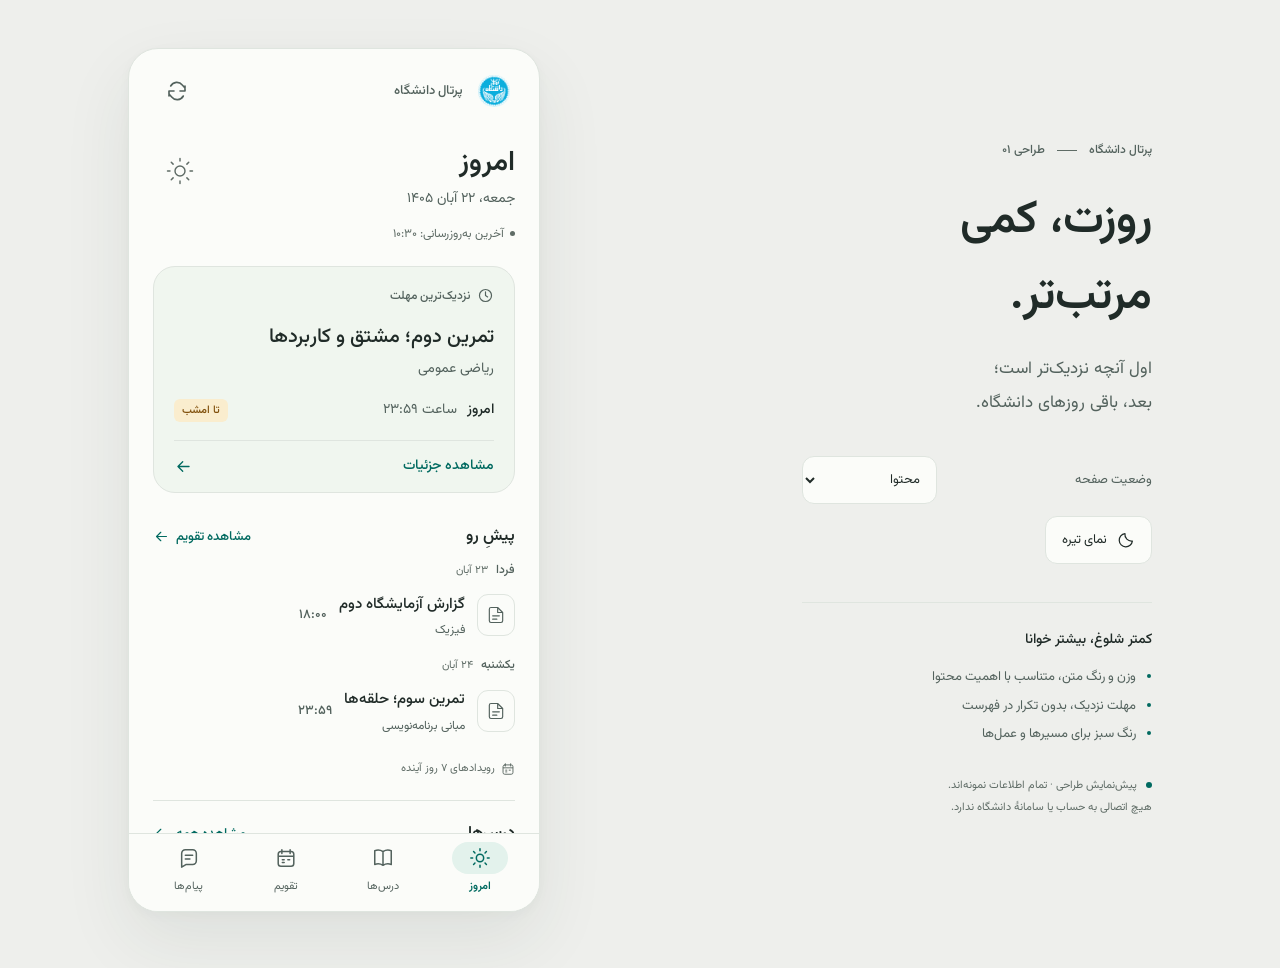
<file: docs/design/home/index.html>
<!doctype html>
<html lang="fa" dir="rtl">
<head>
  <meta charset="utf-8">
  <meta name="viewport" content="width=device-width, initial-scale=1">
  <meta name="color-scheme" content="light dark">
  <meta name="referrer" content="no-referrer">
  <title>پیش‌نمایش امروز — پرتال دانشگاه</title>
  <link rel="stylesheet" href="home.css">
  <script src="home.js" defer></script>
  <script src="home.test.js" defer></script>
</head>
<body>
  <svg class="icon-library" xmlns="http://www.w3.org/2000/svg" aria-hidden="true">
    <defs>
      <symbol id="sun" viewBox="0 0 24 24"><circle cx="12" cy="12" r="4"/><path d="M12 2v2m0 16v2M2 12h2m16 0h2M5 5l1.5 1.5m11 11L19 19M5 19l1.5-1.5m11-11L19 5"/></symbol>
      <symbol id="moon" viewBox="0 0 24 24"><path d="M20.5 13.4A8.8 8.8 0 0 1 10.6 3.5a8.8 8.8 0 1 0 9.9 9.9Z"/></symbol>
      <symbol id="arrow" viewBox="0 0 24 24"><path d="M19 12H5m6-6-6 6 6 6"/></symbol>
      <symbol id="icon-refresh" viewBox="0 0 24 24"><path d="M20 7v5h-5M4 17v-5h5M5.7 7a7 7 0 0 1 11.6-1L20 9M4 15l2.7 3A7 7 0 0 0 18.3 17"/></symbol>
      <symbol id="clock" viewBox="0 0 24 24"><circle cx="12" cy="12" r="8.5"/><path d="M12 7v5l3 2"/></symbol>
      <symbol id="calendar" viewBox="0 0 24 24"><rect x="3.5" y="5" width="17" height="16" rx="3"/><path d="M7.5 3v4m9-4v4M4 10h16M8 14h2m4 0h2m-8 3h2"/></symbol>
      <symbol id="courses" viewBox="0 0 24 24"><path d="M12 5c-3-2-6-2-9-1v15c3-1 6-1 9 1 3-2 6-2 9-1V4c-3-1-6-1-9 1Zm0 0v15"/></symbol>
      <symbol id="messages" viewBox="0 0 24 24"><path d="M20 15a4 4 0 0 1-4 4H9l-5 3V7a4 4 0 0 1 4-4h8a4 4 0 0 1 4 4Z"/><path d="M8 9h8m-8 4h5"/></symbol>
      <symbol id="document" viewBox="0 0 24 24"><path d="M14 3H6a2 2 0 0 0-2 2v14a2 2 0 0 0 2 2h12a2 2 0 0 0 2-2V9Zm0 0v6h6M8 13h8m-8 4h5"/></symbol>
      <symbol id="info" viewBox="0 0 24 24"><circle cx="12" cy="12" r="9"/><path d="M12 11v6m0-10v.5"/></symbol>
      <symbol id="close" viewBox="0 0 24 24"><path d="m6 6 12 12M6 18 18 6"/></symbol>
      <symbol id="physics" viewBox="0 0 24 24"><ellipse cx="12" cy="12" rx="10" ry="4" transform="rotate(55 12 12)"/><ellipse cx="12" cy="12" rx="10" ry="4" transform="rotate(-55 12 12)"/><circle cx="12" cy="12" r="1.5"/></symbol>
    </defs>
  </svg>

  <main class="studio">
    <aside class="review" aria-label="کنترل‌های پیش‌نمایش">
      <div class="review-heading">
        <span class="eyebrow">پرتال دانشگاه <span class="tiny-line"></span> طراحی ۰۱</span>
        <h1>روزت، کمی<br>مرتب‌تر.</h1>
        <p class="intro">اول آنچه نزدیک‌تر است؛<br>بعد، باقی روزهای دانشگاه.</p>
      </div>
      <div class="controls">
        <div class="control-row">
          <label for="preview-state">وضعیت صفحه</label>
          <select id="preview-state">
            <option value="content">محتوا</option>
            <option value="loading">در حال به‌روزرسانی</option>
            <option value="empty">بدون رویداد</option>
            <option value="stale">اطلاعات قدیمی</option>
            <option value="login">نیاز به ورود</option>
            <option value="error">خطای رویدادها</option>
          </select>
        </div>
        <button class="theme-toggle" id="theme-toggle" type="button" aria-pressed="false">
          <svg class="icon" aria-hidden="true"><use id="theme-icon" href="#moon"/></svg>
          <span id="theme-label">نمای تیره</span>
        </button>
      </div>
      <div class="design-notes">
        <p class="notes-title">کمتر شلوغ، بیشتر خوانا</p>
        <ul>
          <li>وزن و رنگ متن، متناسب با اهمیت محتوا</li>
          <li>مهلت نزدیک، بدون تکرار در فهرست</li>
          <li>رنگ سبز برای مسیرها و عمل‌ها</li>
        </ul>
        <p class="prototype-note"><span class="sample-dot"></span> پیش‌نمایش طراحی · تمام اطلاعات نمونه‌اند.<br>هیچ اتصالی به حساب یا سامانهٔ دانشگاه ندارد.</p>
      </div>
    </aside>

    <section class="device" aria-label="پیش‌نمایش صفحهٔ امروز">
      <div class="device-scroll" id="device-scroll">
        <header class="app-header">
          <div class="brand">
            <span class="logo"><img src="../../../app/src/main/res/drawable-nodpi/tehran_university.png" alt="نشان دانشگاه تهران" width="32" height="36"></span>
            <span>پرتال دانشگاه</span>
          </div>
          <button class="icon-button" id="refresh" type="button" aria-label="به‌روزرسانی نمای نمونه">
            <svg class="icon" aria-hidden="true"><use href="#icon-refresh"/></svg>
          </button>
        </header>

        <div class="home-content">
          <div class="page-heading">
            <div><h2>امروز</h2><p class="date">جمعه، ۲۲ آبان ۱۴۰۵</p></div>
            <span class="day-mark" aria-hidden="true"><svg class="icon"><use href="#sun"/></svg></span>
          </div>
          <p class="sync-status" id="sync-status" role="status"><span class="status-dot"></span><span id="sync-label">آخرین به‌روزرسانی: ۱۰:۳۰</span></p>

          <div class="state-banner" id="state-banner" hidden>
            <svg class="icon" aria-hidden="true"><use href="#info"/></svg>
            <div><p id="banner-title"></p><p id="banner-description"></p><button class="text-button" id="banner-action" type="button">تلاش دوباره</button></div>
          </div>

          <section class="featured" id="featured" aria-labelledby="featured-label">
            <div class="featured-label" id="featured-label"><svg class="icon" aria-hidden="true"><use href="#clock"/></svg>نزدیک‌ترین مهلت</div>
            <h3>تمرین دوم؛ مشتق و کاربردها</h3>
            <p class="course-context">ریاضی عمومی</p>
            <div class="deadline"><span class="deadline-day">امروز</span><span class="deadline-time">ساعت <bdi>۲۳:۵۹</bdi></span><span class="due-tag">تا امشب</span></div>
            <button class="featured-action" type="button" data-event="featured">مشاهده جزئیات<svg class="icon" aria-hidden="true"><use href="#arrow"/></svg></button>
          </section>

          <section class="upcoming" id="upcoming" aria-labelledby="upcoming-title">
            <div class="section-heading"><h3 id="upcoming-title">پیشِ رو</h3><button class="text-button" type="button" data-destination="تقویم">مشاهده تقویم<svg class="icon small" aria-hidden="true"><use href="#arrow"/></svg></button></div>
            <div class="event-group">
              <h4>فردا <span>۲۳ آبان</span></h4>
              <button class="event-row" type="button" data-event="lab">
                <span class="event-icon"><svg class="icon" aria-hidden="true"><use href="#document"/></svg></span>
                <span class="event-copy"><span class="event-title">گزارش آزمایشگاه دوم</span><span class="event-course">فیزیک</span></span>
                <bdi class="event-time">۱۸:۰۰</bdi>
              </button>
            </div>
            <div class="event-group">
              <h4>یکشنبه <span>۲۴ آبان</span></h4>
              <button class="event-row" type="button" data-event="code">
                <span class="event-icon"><svg class="icon" aria-hidden="true"><use href="#document"/></svg></span>
                <span class="event-copy"><span class="event-title">تمرین سوم؛ حلقه‌ها</span><span class="event-course">مبانی برنامه‌نویسی</span></span>
                <bdi class="event-time">۲۳:۵۹</bdi>
              </button>
            </div>
          </section>

          <section class="empty-state" id="empty-state" aria-labelledby="empty-title" hidden>
            <span class="empty-icon"><svg class="icon" aria-hidden="true"><use href="#calendar"/></svg></span>
            <h3 id="empty-title">رویدادی در این بازه نیست</h3>
            <p>برای بررسی سایر فعالیت‌ها، به درس‌ها سر بزنید.</p>
          </section>

          <p class="agenda-scope"><svg class="icon" aria-hidden="true"><use href="#calendar"/></svg>رویدادهای ۷ روز آینده</p>

          <section class="courses-section" aria-labelledby="courses-title">
            <div class="section-heading"><h3 id="courses-title">درس‌ها</h3><button class="text-button" type="button" data-destination="درس‌ها">مشاهده همه<svg class="icon small" aria-hidden="true"><use href="#arrow"/></svg></button></div>
            <div class="course-grid">
              <button class="course-tile" type="button" data-course="ریاضی عمومی"><span class="course-symbol math" aria-hidden="true">ƒ</span><span class="course-name">ریاضی عمومی</span><span class="course-link">محتوای درس<svg class="icon small" aria-hidden="true"><use href="#arrow"/></svg></span></button>
              <button class="course-tile" type="button" data-course="فیزیک"><span class="course-symbol science" aria-hidden="true"><svg class="icon"><use href="#physics"/></svg></span><span class="course-name">فیزیک</span><span class="course-link">محتوای درس<svg class="icon small" aria-hidden="true"><use href="#arrow"/></svg></span></button>
            </div>
          </section>
          <p class="sample-caption">اطلاعات نمونه · صرفاً برای بررسی طراحی</p>
        </div>
      </div>

      <nav class="bottom-nav" aria-label="بخش‌های برنامه">
        <button class="nav-item active" type="button" aria-current="page" id="home-tab"><span class="nav-icon"><svg class="icon" aria-hidden="true"><use href="#sun"/></svg></span><span>امروز</span></button>
        <button class="nav-item" type="button" data-destination="درس‌ها"><span class="nav-icon"><svg class="icon" aria-hidden="true"><use href="#courses"/></svg></span><span>درس‌ها</span></button>
        <button class="nav-item" type="button" data-destination="تقویم"><span class="nav-icon"><svg class="icon" aria-hidden="true"><use href="#calendar"/></svg></span><span>تقویم</span></button>
        <button class="nav-item" type="button" data-destination="پیام‌ها"><span class="nav-icon"><svg class="icon" aria-hidden="true"><use href="#messages"/></svg></span><span>پیام‌ها</span></button>
      </nav>
    </section>
  </main>

  <dialog id="detail-dialog" aria-labelledby="dialog-title" aria-describedby="dialog-description">
    <div class="dialog-heading"><span class="eyebrow">پیش‌نمایش طراحی</span><button class="icon-button" id="close-dialog" type="button" aria-label="بستن"><svg class="icon" aria-hidden="true"><use href="#close"/></svg></button></div>
    <h2 id="dialog-title"></h2><p id="dialog-context"></p><p id="dialog-description"></p>
    <form method="dialog"><button class="dialog-done" type="submit">بازگشت به امروز</button></form>
  </dialog>
  <noscript><p class="noscript">برای تغییر پوسته و وضعیت‌های نمونه، جاوااسکریپت را فعال کنید.</p></noscript>
</body>
</html>
</file>
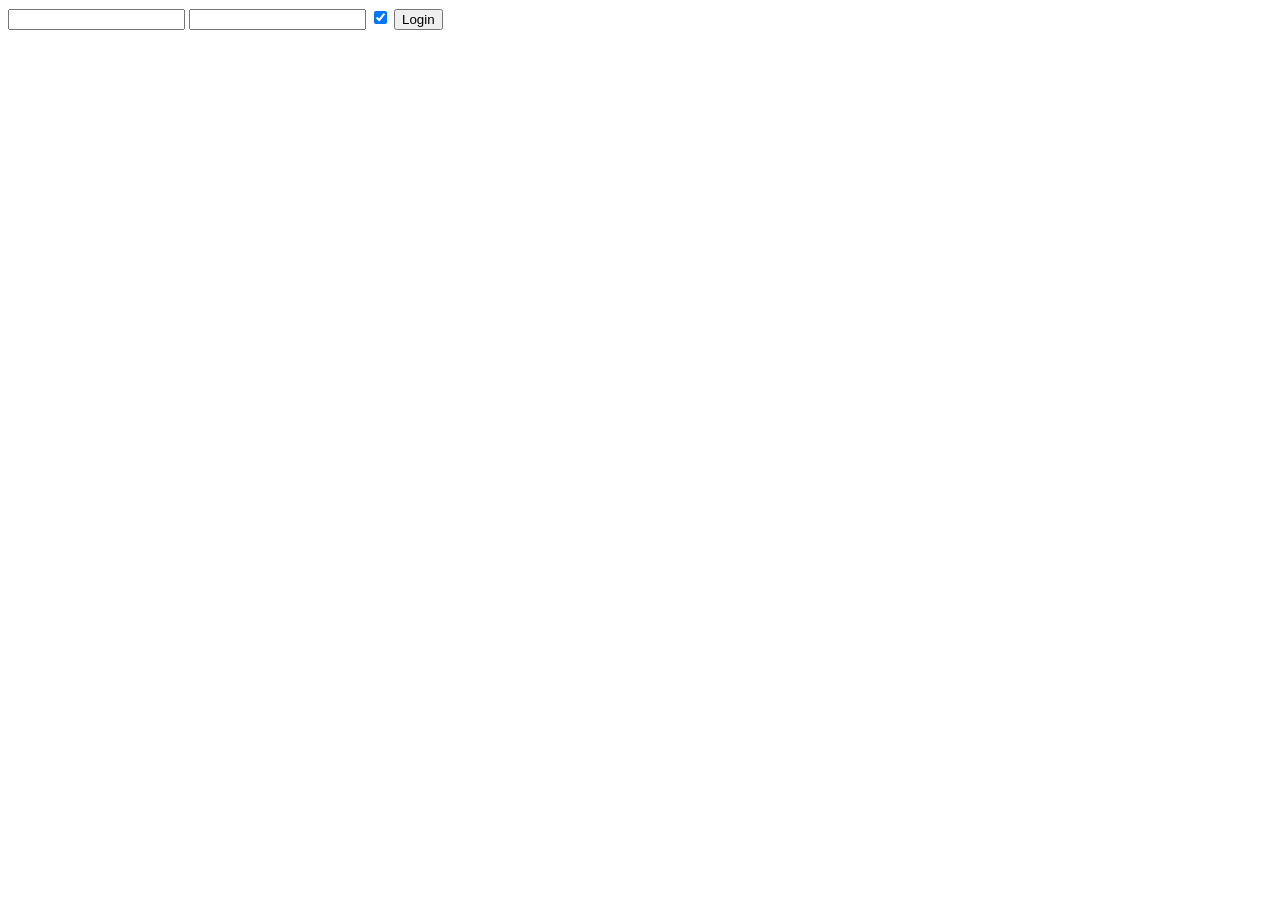
<file: app/src/test/resources/fixtures/sso/login_form.html>
<!DOCTYPE html>
<html lang="en"><head><meta charset="utf-8"></head><body>
<!-- Sanitized excerpt of the owner-supplied real page. Nested forms are intentional. -->
<section>
  <form action="" method="post">
    <input type="hidden" id="ReturnUrl" name="ReturnUrl" value="/ApiContainer.SSO.RCL1/connect/authorize/callback?client_id=XXXX&amp;response_type=code&amp;redirect_uri=https%3A%2F%2Felearn.ut.ac.ir%2Fadmin%2Foauth2callback.php&amp;state=XXXX&amp;scope=openid">
    <input type="hidden" name="captcha" id="captchaInput" value="">
    <div><form method="POST">
      <input type="text" id="Username" name="Username" value="">
      <input type="password" id="password" name="Password">
      <input checked="checked" type="checkbox" id="RememberLogin" name="RememberLogin" value="true">
      <button type="submit" name="button" value="login" formaction="/ApiContainer.SSO.RCL1/Account/login">Login</button>
      <input name="__RequestVerificationToken" type="hidden" value="XXXX">
      <input name="RememberLogin" type="hidden" value="false">
    </form></div>
    <input name="__RequestVerificationToken" type="hidden" value="XXXX">
  </form>
</section>
</body></html>
</file>
<file: docs/design/home/home.css>
@font-face {
  font-family: Vazirmatn;
  src: url("Vazirmatn-variable.woff2") format("woff2");
  font-weight: 100 900;
  font-display: swap;
}

:root {
  color-scheme: light;
  --canvas: #eeefec;
  --surface: #fbfcf9;
  --raised: #ffffff;
  --text: #202b28;
  --secondary: #53625d;
  --muted: #5f6c66;
  --line: #dfe5df;
  --primary: #006a60;
  --on-primary: #ffffff;
  --primary-soft: #e3f2ec;
  --featured: #f0f6ef;
  --warning: #80500c;
  --warning-soft: #faedce;
  --science: #536392;
  --science-soft: #edf0fa;
  --shadow: 0 28px 70px #243b2c15, 0 3px 12px #243b2c08;
}

:root[data-theme="dark"] {
  color-scheme: dark;
  --canvas: #151c19;
  --surface: #1d2521;
  --raised: #25302a;
  --text: #e7ede7;
  --secondary: #b9c8bd;
  --muted: #a5b5aa;
  --line: #3b4940;
  --primary: #91d5c5;
  --on-primary: #063a31;
  --primary-soft: #29483e;
  --featured: #25372e;
  --warning: #f2cc86;
  --warning-soft: #4a391c;
  --science: #bdc9f3;
  --science-soft: #30394e;
  --shadow: 0 28px 70px #00000035, 0 3px 12px #00000020;
}

* { box-sizing: border-box; }
[hidden] { display: none !important; }
html { font-family: Vazirmatn, sans-serif; font-synthesis: none; }
body { margin: 0; background: var(--canvas); color: var(--text); }
button, select { font: inherit; }
button { cursor: pointer; color: inherit; border: 0; background: none; -webkit-tap-highlight-color: transparent; }
button, select { touch-action: manipulation; }
button:focus-visible, select:focus-visible { outline: 3px solid var(--primary); outline-offset: 3px; }
button:hover { filter: brightness(.94); }
button:disabled { cursor: wait; }
h1, h2, h3, h4, p { margin: 0; }
.icon-library { position: absolute; width: 0; height: 0; overflow: hidden; }
.icon { width: 24px; height: 24px; flex: 0 0 auto; fill: none; stroke: currentColor; stroke-width: 1.65; stroke-linecap: round; stroke-linejoin: round; }
.icon.small { width: 17px; height: 17px; }
.studio { min-height: 100vh; max-width: 1120px; margin: auto; padding: 48px 48px 56px; display: grid; grid-template-columns: minmax(260px, 1fr) 412px; align-items: center; gap: 100px; }
.review { max-width: 350px; }
.eyebrow { font-size: 12px; font-weight: 500; color: var(--secondary); display: flex; align-items: center; gap: 12px; }
.tiny-line { display: inline-block; width: 20px; height: 1px; background: var(--muted); }
.review h1 { margin: 25px 0 16px; font-size: 46px; font-weight: 600; line-height: 1.65; }
.intro { color: var(--secondary); font-size: 17px; line-height: 2; font-weight: 400; }
.controls { margin-top: 36px; display: flex; flex-wrap: wrap; gap: 12px; }
.control-row { display: flex; align-items: center; justify-content: space-between; gap: 14px; width: 100%; }
.control-row label { font-size: 13px; color: var(--secondary); }
select { min-height: 48px; padding: 8px 12px; border: 1px solid var(--line); border-radius: 12px; background: var(--surface); color: var(--text); font-size: 13px; max-width: 100%; }
.theme-toggle { display: flex; align-items: center; justify-content: center; gap: 10px; min-height: 48px; padding: 8px 16px; background: var(--surface); border: 1px solid var(--line); border-radius: 12px; font-size: 13px; }
.theme-toggle .icon { width: 18px; height: 18px; }
.design-notes { margin-top: 38px; padding-top: 26px; border-top: 1px solid var(--line); }
.notes-title { font-size: 14px; font-weight: 500; }
.design-notes ul { margin: 12px 0 26px; padding-inline-start: 16px; font-size: 13px; font-weight: 400; line-height: 2.2; color: var(--secondary); }
.design-notes li::marker { color: var(--primary); }
.prototype-note { font-size: 11px; line-height: 2; color: var(--muted); }
.sample-dot { width: 6px; height: 6px; margin-inline-end: 6px; display: inline-block; background: var(--primary); border-radius: 50%; }

.device { height: 864px; width: 100%; border: 1px solid var(--line); border-radius: 30px; overflow: hidden; background: var(--surface); box-shadow: var(--shadow); display: flex; flex-direction: column; }
.device-scroll { flex: 1; min-height: 0; overflow-y: auto; scrollbar-width: thin; scrollbar-color: var(--line) transparent; }
.app-header { padding: 18px 24px 6px; display: flex; justify-content: space-between; align-items: center; }
.brand { display: flex; gap: 10px; align-items: center; font-size: 13px; font-weight: 500; color: var(--secondary); }
.logo { width: 42px; height: 46px; display: grid; place-items: center; }
.logo img { object-fit: contain; }
.icon-button { min-width: 48px; min-height: 48px; display: inline-grid; place-items: center; border-radius: 50%; color: var(--secondary); }
.home-content { padding: 20px 24px 12px; }
.page-heading { display: flex; justify-content: space-between; align-items: center; }
.page-heading h2 { font-size: 28px; font-weight: 600; line-height: 1.6; }
.date { font-size: 14px; font-weight: 400; color: var(--secondary); margin-top: 2px; }
.day-mark { color: var(--muted); padding: 12px 0 12px 12px; }
.day-mark .icon { width: 30px; height: 30px; stroke-width: 1.15; }
.sync-status { min-height: 24px; margin-top: 12px; display: flex; align-items: center; gap: 6px; font-size: 12px; font-weight: 400; color: var(--muted); }
.status-dot { width: 5px; height: 5px; border-radius: 50%; background: currentColor; }
.featured { margin-top: 20px; padding: 20px 20px 0; border-radius: 22px; background: var(--featured); border: 1px solid var(--line); }
.featured-label { display: flex; align-items: center; gap: 7px; font-size: 12px; font-weight: 500; color: var(--secondary); }
.featured-label .icon { width: 17px; height: 17px; }
.featured h3 { font-size: 20px; font-weight: 500; line-height: 1.9; margin-top: 13px; }
.course-context { color: var(--secondary); font-size: 14px; font-weight: 400; margin-top: 2px; }
.deadline { display: flex; flex-wrap: wrap; align-items: center; gap: 10px; font-size: 14px; margin-top: 19px; padding-bottom: 18px; }
.deadline-day { font-weight: 500; }
.deadline-time { font-weight: 400; color: var(--secondary); }
.due-tag { font-size: 11px; font-weight: 500; color: var(--warning); background: var(--warning-soft); border-radius: 6px; padding: 3px 8px; margin-inline-start: auto; }
.featured-action { display: flex; justify-content: space-between; align-items: center; width: 100%; min-height: 52px; padding: 8px 0; border-top: 1px solid var(--line); font-size: 14px; font-weight: 500; color: var(--primary); }
.featured-action .icon { width: 19px; height: 19px; }
.upcoming, .courses-section { margin-top: 20px; }
.section-heading { display: flex; align-items: center; justify-content: space-between; gap: 8px; }
.section-heading h3 { font-size: 16px; font-weight: 600; }
.text-button { display: inline-flex; align-items: center; gap: 6px; min-height: 48px; padding: 4px 0; font-size: 13px; font-weight: 500; color: var(--primary); }
.event-group + .event-group { margin-top: 15px; }
.event-group h4 { display: flex; align-items: baseline; gap: 8px; font-size: 12px; font-weight: 500; color: var(--secondary); }
.event-group h4 span { font-size: 11px; font-weight: 400; color: var(--muted); }
.event-row { width: 100%; display: flex; align-items: center; gap: 12px; padding: 12px 0 2px; text-align: start; border-radius: 8px; }
.event-icon { width: 38px; height: 42px; flex-shrink: 0; border: 1px solid var(--line); border-radius: 11px; display: grid; place-items: center; color: var(--secondary); }
.event-icon .icon { width: 20px; height: 20px; stroke-width: 1.4; }
.event-copy { display: flex; flex-direction: column; gap: 2px; min-width: 0; }
.event-title { font-size: 15px; font-weight: 500; line-height: 1.9; }
.event-course { font-size: 12px; font-weight: 400; color: var(--secondary); }
.event-time { font-size: 13px; font-weight: 500; color: var(--secondary); margin-inline-start: auto; flex-shrink: 0; }
.agenda-scope { display: flex; align-items: flex-start; gap: 6px; margin-top: 22px; color: var(--muted); font-size: 11px; font-weight: 400; line-height: 1.9; }
.agenda-scope .icon { width: 14px; height: 14px; margin-top: 3px; }
.courses-section { padding-top: 9px; border-top: 1px solid var(--line); }
.course-grid { display: grid; grid-template-columns: repeat(2, minmax(0, 1fr)); gap: 12px; margin-top: 3px; }
.course-tile { padding: 14px; background: var(--raised); border: 1px solid var(--line); border-radius: 17px; display: flex; flex-direction: column; align-items: flex-start; text-align: start; }
.course-symbol { width: 34px; height: 34px; display: grid; place-items: center; border-radius: 10px; margin-bottom: 12px; }
.math { background: var(--primary-soft); color: var(--primary); font-family: Georgia, serif; font-size: 27px; font-style: italic; }
.science { background: var(--science-soft); color: var(--science); }
.science .icon { width: 24px; height: 24px; stroke-width: 1.25; }
.course-name { font-size: 15px; font-weight: 500; }
.course-link { width: 100%; display: flex; justify-content: space-between; align-items: center; gap: 5px; color: var(--primary); font-size: 11px; font-weight: 500; margin-top: 8px; }
.sample-caption { font-size: 10px; font-weight: 400; text-align: center; color: var(--muted); margin-top: 22px; }
.bottom-nav { flex-shrink: 0; display: grid; grid-template-columns: repeat(4, minmax(0, 1fr)); gap: 2px; padding: 8px 12px max(9px, env(safe-area-inset-bottom)); border-top: 1px solid var(--line); background: var(--surface); }
.nav-item { min-height: 60px; padding: 0; display: flex; flex-direction: column; align-items: center; gap: 4px; font-size: 11px; font-weight: 400; color: var(--secondary); border-radius: 14px; }
.nav-icon { display: grid; place-items: center; width: 56px; max-width: 100%; height: 32px; border-radius: 20px; }
.nav-icon .icon { width: 22px; height: 22px; }
.nav-item.active { color: var(--primary); font-weight: 600; }
.nav-item.active .nav-icon { background: var(--primary-soft); }
.state-banner { margin-top: 16px; padding: 12px; display: flex; align-items: flex-start; gap: 9px; border: 1px solid var(--line); border-radius: 14px; background: var(--raised); }
.state-banner > .icon { width: 18px; height: 18px; color: var(--secondary); margin-top: 3px; }
#banner-title { font-size: 14px; font-weight: 500; }
#banner-description { font-size: 12px; line-height: 1.9; font-weight: 400; color: var(--secondary); margin-top: 4px; }
#banner-action { font-size: 12px; }
.empty-state { margin-top: 24px; padding: 26px 18px; background: var(--featured); border-radius: 22px; text-align: center; }
.empty-icon { color: var(--secondary); display: inline-block; margin-bottom: 12px; }
.empty-icon .icon { width: 34px; height: 34px; stroke-width: 1.25; }
.empty-state h3 { font-size: 16px; font-weight: 500; line-height: 1.9; }
.empty-state p { font-size: 13px; font-weight: 400; line-height: 2; margin-top: 8px; color: var(--secondary); }
.is-loading .status-dot { width: 11px; height: 11px; background: none; border: 1.5px solid var(--line); border-top-color: var(--primary); animation: spin .8s linear infinite; }
@keyframes spin { to { transform: rotate(360deg); } }
dialog { padding: 24px; border: 1px solid var(--line); border-radius: 24px; background: var(--surface); color: var(--text); width: min(380px, calc(100% - 32px)); max-height: calc(100dvh - 32px); box-shadow: var(--shadow); }
dialog::backdrop { background: #081d16a0; }
.dialog-heading { display: flex; align-items: center; justify-content: space-between; }
dialog h2 { font-size: 20px; line-height: 1.8; font-weight: 500; margin-top: 14px; }
#dialog-context { font-size: 14px; font-weight: 400; color: var(--secondary); margin-top: 6px; }
#dialog-description { font-size: 14px; line-height: 2; color: var(--secondary); margin-top: 18px; }
.dialog-done { min-height: 48px; width: 100%; margin-top: 24px; border-radius: 12px; background: var(--primary); color: var(--on-primary); font-size: 14px; font-weight: 500; }
.noscript { padding: 12px; text-align: center; }
#test-results { white-space: pre-wrap; direction: ltr; font: 12px monospace; display: block; margin-top: 20px; }

@media (max-width: 950px) and (min-width: 701px) {
  .studio { gap: 40px; padding: 32px; grid-template-columns: minmax(210px, 1fr) 380px; }
  .review h1 { font-size: 38px; }
}
@media (max-width: 700px) {
  .studio { min-height: 100dvh; display: flex; flex-direction: column; padding: 0; gap: 0; }
  .review { width: 100%; max-width: 100%; padding: 8px 16px; background: var(--canvas); border-bottom: 1px solid var(--line); }
  .review-heading, .design-notes { display: none; }
  .controls { margin: 0; display: flex; flex-wrap: nowrap; justify-content: space-between; gap: 8px; }
  .control-row { width: auto; min-width: 0; gap: 8px; }
  .control-row label { display: none; }
  select { min-width: 0; width: 100%; }
  .theme-toggle { flex-shrink: 0; padding: 8px 12px; }
  .device { border-radius: 0; border: 0; box-shadow: none; height: calc(100dvh - 65px); }
  .app-header { padding-inline: 20px; }
  .home-content { padding-inline: 20px; }
}
@media (max-width: 359px) {
  .home-content { padding-inline: 16px; }
  .featured { padding-inline: 16px; }
  .featured h3 { font-size: 18px; }
  .event-row { gap: 8px; }
  .event-title { font-size: 14px; }
  .bottom-nav { padding-inline: 6px; }
}
@media (prefers-reduced-motion: reduce) {
  *, *::before, *::after { animation: none !important; scroll-behavior: auto !important; }
}
</file>
